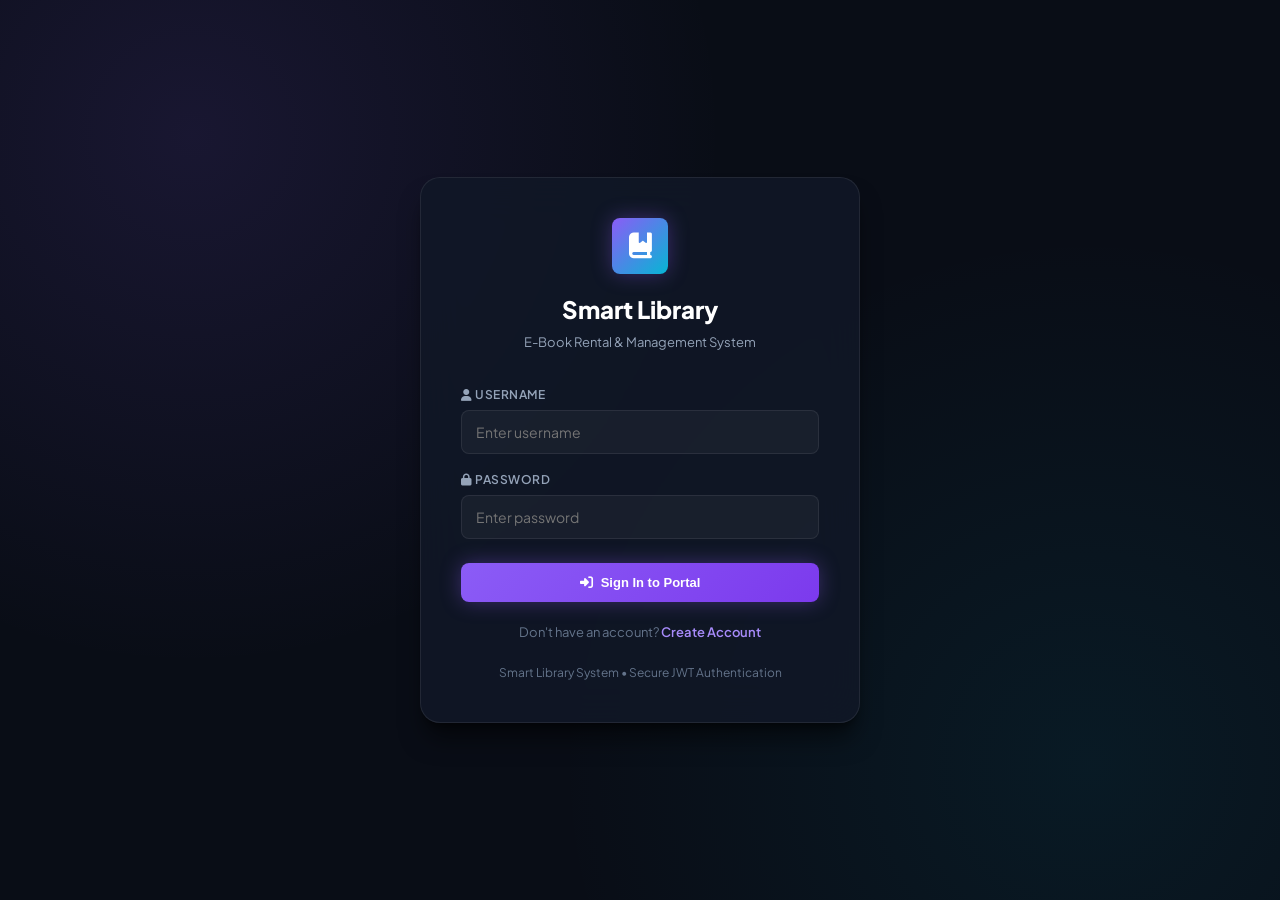
<file: index.html>
<!DOCTYPE html>
<html lang="en">
<head>
  <meta charset="UTF-8">
  <meta name="viewport" content="width=device-width, initial-scale=1.0">
  <title>Smart Library System - Analytics Dashboard</title>
  <link rel="stylesheet" href="styles.css">
  <link rel="stylesheet" href="https://cdnjs.cloudflare.com/ajax/libs/font-awesome/6.5.1/css/all.min.css">
  <script src="https://code.jquery.com/jquery-3.7.1.min.js"></script>
</head>
<body>
  <div class="app-container">
    
    <aside class="sidebar">
      <div class="sidebar-header">
        <div class="brand-logo">
          <i class="fa-solid fa-book-bookmark"></i>
        </div>
        <div class="brand-text">
          <h2>Smart Library</h2>
          <span>E-BOOK SYSTEM</span>
        </div>
      </div>

      <ul class="sidebar-menu">
        <li class="sidebar-label">Navigation</li>
        <li>
          <a href="index.html" class="nav-link active">
            <i class="fa-solid fa-chart-pie"></i>
            <span>Dashboard</span>
          </a>
        </li>
        <li>
          <a href="books.html" class="nav-link">
            <i class="fa-solid fa-book"></i>
            <span>Book Catalog</span>
          </a>
        </li>
        <li>
          <a href="rentals.html" class="nav-link">
            <i class="fa-solid fa-hand-holding-hand"></i>
            <span>Rentals & Returns</span>
          </a>
        </li>
        <li>
          <a href="fines.html" class="nav-link">
            <i class="fa-solid fa-file-invoice-dollar"></i>
            <span>Fine Management</span>
          </a>
        </li>

        <li class="sidebar-label">Administration</li>
        <li>
          <a href="users.html" class="nav-link">
            <i class="fa-solid fa-users-gear"></i>
            <span>User Accounts</span>
          </a>
        </li>
        <li>
          <a href="#" onclick="handleLogout()" class="nav-link" style="color: var(--accent-rose);">
            <i class="fa-solid fa-arrow-right-from-bracket"></i>
            <span>Sign Out</span>
          </a>
        </li>
      </ul>

      <div class="sidebar-user">
        <div class="user-avatar" id="user-avatar-badge">US</div>
        <div class="user-info">
          <h4 id="user-display-name">Active User</h4>
          <p id="user-display-id">ID: #--</p>
        </div>
      </div>
    </aside>

    <main class="main-wrapper">
      
      <header class="header">
        <div class="header-title">
          <h1>System Overview & Analytics</h1>
          <p>Real-time Smart Library Management Performance Metrics</p>
        </div>

        <div class="header-actions">
          <form action="books.html" method="GET" class="search-box">
            <i class="fa-solid fa-magnifying-glass"></i>
            <input type="text" name="query" placeholder="Search catalog by title/author...">
          </form>

          <a href="books.html" class="btn btn-primary btn-sm">
            <i class="fa-solid fa-plus"></i> Add Book
          </a>
        </div>
      </header>

      <div class="content-body">
        
        <div class="metrics-grid">
          
          <div class="metric-card" style="--card-accent: var(--primary);">
            <div class="metric-info">
              <h3 id="stat-total-books">0</h3>
              <p>Total Cataloged Books</p>
            </div>
            <div class="metric-icon" style="background: rgba(139, 92, 246, 0.2); color: var(--primary-light);">
              <i class="fa-solid fa-book-open"></i>
            </div>
          </div>

          <div class="metric-card" style="--card-accent: var(--accent-cyan);">
            <div class="metric-info">
              <h3 id="stat-active-rentals">0</h3>
              <p>Active Rental Issues</p>
            </div>
            <div class="metric-icon" style="background: rgba(6, 182, 212, 0.2); color: var(--accent-cyan);">
              <i class="fa-solid fa-arrows-rotate"></i>
            </div>
          </div>

          <div class="metric-card" style="--card-accent: var(--accent-amber);">
            <div class="metric-info">
              <h3 id="stat-unpaid-fines">0</h3>
              <p>Pending Unpaid Fines</p>
            </div>
            <div class="metric-icon" style="background: rgba(245, 158, 11, 0.2); color: var(--accent-amber);">
              <i class="fa-solid fa-triangle-exclamation"></i>
            </div>
          </div>

          <div class="metric-card" style="--card-accent: var(--accent-emerald);">
            <div class="metric-info">
              <h3 id="stat-total-users">0</h3>
              <p>Registered Members</p>
            </div>
            <div class="metric-icon" style="background: rgba(16, 185, 129, 0.2); color: var(--accent-emerald);">
              <i class="fa-solid fa-users"></i>
            </div>
          </div>

        </div>

        <div class="card-box">
          <div class="card-header">
            <h2><i class="fa-solid fa-bolt"></i> Quick Operations</h2>
          </div>
          <div style="display: flex; gap: 14px; flex-wrap: wrap;">
            <a href="books.html" class="btn btn-secondary">
              <i class="fa-solid fa-plus-circle" style="color: var(--primary-light);"></i> Add New Book
            </a>
            <a href="rentals.html" class="btn btn-secondary">
              <i class="fa-solid fa-cart-plus" style="color: var(--accent-cyan);"></i> Issue Book Rental
            </a>
            <a href="fines.html" class="btn btn-secondary">
              <i class="fa-solid fa-hand-holding-dollar" style="color: var(--accent-amber);"></i> Process Fine Payment
            </a>
            <a href="users.html" class="btn btn-secondary">
              <i class="fa-solid fa-user-plus" style="color: var(--accent-emerald);"></i> Register System User
            </a>
          </div>
        </div>

        <div class="card-box">
          <div class="card-header">
            <h2><i class="fa-solid fa-clock-rotate-left"></i> Recent Rental Activities</h2>
            <a href="rentals.html" class="btn btn-secondary btn-sm">View All Rentals</a>
          </div>

          <div class="table-responsive">
            <table class="custom-table" id="recent-rentals-table">
              <thead>
                <tr>
                  <th>Rental ID</th>
                  <th>User Details</th>
                  <th>Book Details</th>
                  <th>Borrow Date</th>
                  <th>Due Date</th>
                  <th>Return Date</th>
                  <th>Status</th>
                </tr>
              </thead>
              <tbody id="recent-rentals-tbody">
                <tr>
                  <td colspan="7" style="text-align: center; color: var(--text-dim);">Loading rental activity...</td>
                </tr>
              </tbody>
            </table>
          </div>
        </div>

      </div>
    </main>

  </div>

  <script src="JS/CommonNav.js"></script>
  <script src="JS/Dashboard.js"></script>
</body>
</html>
</file>
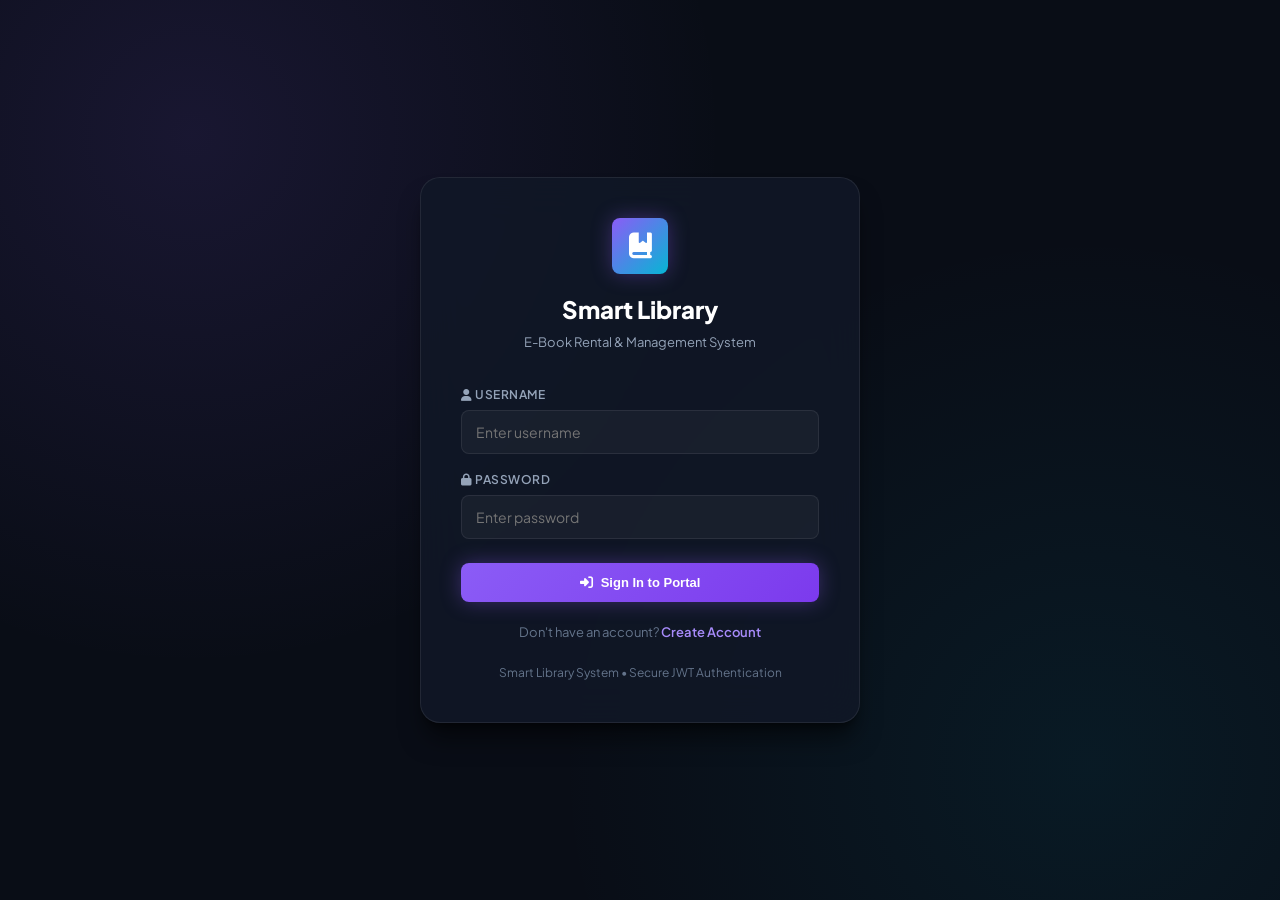
<file: books.html>
<!DOCTYPE html>
<html lang="en">
<head>
  <meta charset="UTF-8">
  <meta name="viewport" content="width=device-width, initial-scale=1.0">
  <title>Smart Library System - Book Catalog</title>
  <link rel="stylesheet" href="styles.css">
  <link rel="stylesheet" href="https://cdnjs.cloudflare.com/ajax/libs/font-awesome/6.5.1/css/all.min.css">
  <script src="https://code.jquery.com/jquery-3.7.1.min.js"></script>
</head>
<body>
  <div class="app-container">
    
    <aside class="sidebar">
      <div class="sidebar-header">
        <div class="brand-logo">
          <i class="fa-solid fa-book-bookmark"></i>
        </div>
        <div class="brand-text">
          <h2>Smart Library</h2>
          <span>E-BOOK SYSTEM</span>
        </div>
      </div>

      <ul class="sidebar-menu">
        <li class="sidebar-label">Navigation</li>
        <li>
          <a href="index.html" class="nav-link">
            <i class="fa-solid fa-chart-pie"></i>
            <span>Dashboard</span>
          </a>
        </li>
        <li>
          <a href="books.html" class="nav-link active">
            <i class="fa-solid fa-book"></i>
            <span>Book Catalog</span>
          </a>
        </li>
        <li>
          <a href="rentals.html" class="nav-link">
            <i class="fa-solid fa-hand-holding-hand"></i>
            <span>Rentals & Returns</span>
          </a>
        </li>
        <li>
          <a href="fines.html" class="nav-link">
            <i class="fa-solid fa-file-invoice-dollar"></i>
            <span>Fine Management</span>
          </a>
        </li>

        <li class="sidebar-label">Administration</li>
        <li>
          <a href="users.html" class="nav-link">
            <i class="fa-solid fa-users-gear"></i>
            <span>User Accounts</span>
          </a>
        </li>
        <li>
          <a href="#" onclick="handleLogout()" class="nav-link" style="color: var(--accent-rose);">
            <i class="fa-solid fa-arrow-right-from-bracket"></i>
            <span>Sign Out</span>
          </a>
        </li>
      </ul>

      <div class="sidebar-user">
        <div class="user-avatar" id="user-avatar-badge">US</div>
        <div class="user-info">
          <h4 id="user-display-name">Active User</h4>
          <p id="user-display-id">ID: #--</p>
        </div>
      </div>
    </aside>

    <main class="main-wrapper">
      
      <header class="header">
        <div class="header-title">
          <h1>Book Catalog & Inventory</h1>
          <p>Manage E-Books, Stock Copies, and Statuses/p>
        </div>

        <div class="header-actions">
          <button class="btn btn-primary" onclick="openAddBookModal()">
            <i class="fa-solid fa-plus"></i> Add New Book
          </button>
        </div>
      </header>

      <div class="content-body">
        
        <div class="card-box" style="padding: 16px 24px; margin-bottom: 24px;">
          <form onsubmit="searchBooks(); return false;" style="display: flex; gap: 16px; align-items: center; width: 100%;">
            <div class="search-box" style="flex: 1;">
              <i class="fa-solid fa-magnifying-glass"></i>
              <input type="text" id="search-query" placeholder="Search by book title, author, or ISBN...">
            </div>

            <button type="submit" class="btn btn-secondary">
              <i class="fa-solid fa-filter"></i> Search Catalog
            </button>
            <button type="button" class="btn btn-secondary" onclick="loadBooks(); $('#search-query').val('');">
              <i class="fa-solid fa-arrows-rotate"></i> Reset
            </button>
          </form>
        </div>

        <div class="card-box">
          <div class="card-header">
            <h2><i class="fa-solid fa-book"></i> Catalog Books List</h2>
            <button class="btn btn-secondary btn-sm" onclick="loadBooks()"><i class="fa-solid fa-sync"></i> Refresh List</button>
          </div>

          <div class="table-responsive">
            <table class="custom-table" id="bookTable">
              <thead>
                <tr>
                  <th>ID</th>
                  <th>Book Title</th>
                  <th>Author</th>
                  <th>ISBN</th>
                  <th>Category</th>
                  <th>Total Copies</th>
                  <th>Available Copies</th>
                  <th>File Path</th>
                  <th>Status</th>
                  <th>Actions</th>
                </tr>
              </thead>
              <tbody id="books-tbody">
                <tr>
                  <td colspan="10" style="text-align: center; color: var(--text-dim);">Loading books catalog...</td>
                </tr>
              </tbody>
            </table>
          </div>
        </div>

      </div>
    </main>
  </div>

  <div class="modal-overlay" id="modal-add-book">
    <div class="modal-card">
      <div class="modal-header">
        <h3><i class="fa-solid fa-plus-circle" style="color: var(--primary-light);"></i> Add New Book</h3>
        <button class="modal-close" onclick="closeModal('modal-add-book')">&times;</button>
      </div>

      <form id="form-add-book" onsubmit="saveBookDetails(); return false;">
        <div class="form-grid">
          <div class="form-group full-width">
            <label for="book-title">Book Title</label>
            <input type="text" id="book-title" class="form-control" placeholder="Enter book title" required>
          </div>

          <div class="form-group">
            <label for="book-author">Author</label>
            <input type="text" id="book-author" class="form-control" placeholder="Author name" required>
          </div>

          <div class="form-group">
            <label for="book-isbn">ISBN Number</label>
            <input type="text" id="book-isbn" class="form-control" placeholder="e.g. 978-0132350884" required>
          </div>

          <div class="form-group">
            <label for="book-category">Category</label>
            <input type="text" id="book-category" class="form-control" placeholder="e.g. Software Engineering" required>
          </div>

          <div class="form-group">
            <label for="book-totalCopies">Total Copies</label>
            <input type="number" id="book-totalCopies" class="form-control" min="1" value="1" required>
          </div>

          <div class="form-group">
            <label for="book-availableCopies">Available Copies</label>
            <input type="number" id="book-availableCopies" class="form-control" min="0" value="1" required>
          </div>

          <div class="form-group">
            <label for="book-status">Status</label>
            <select id="book-status" class="form-control" required>
              <option value="AVAILABLE">AVAILABLE</option>
              <option value="NOT_AVAILABLE">NOT_AVAILABLE</option>
              <option value="DELETED">DELETED</option>
            </select>
          </div>

          <div class="form-group full-width">
            <label for="book-filePath">E-Book File Path / Download URL</label>
            <input type="text" id="book-filePath" class="form-control" placeholder="/uploads/ebooks/filename.pdf">
          </div>
        </div>

        <div class="modal-footer">
          <button type="button" class="btn btn-secondary" onclick="closeModal('modal-add-book')">Cancel</button>
          <button type="submit" class="btn btn-primary"><i class="fa-solid fa-floppy-disk"></i> Save Book</button>
        </div>
      </form>
    </div>
  </div>

  <div class="modal-overlay" id="modal-edit-book">
    <div class="modal-card">
      <div class="modal-header">
        <h3><i class="fa-solid fa-pen-to-square" style="color: var(--accent-cyan);"></i> Update Book</h3>
        <button class="modal-close" onclick="closeModal('modal-edit-book')">&times;</button>
      </div>

      <form id="form-edit-book" onsubmit="updateBookDetails(); return false;">
        <div class="form-grid">
          <div class="form-group">
            <label for="edit-book-id">Book ID</label>
            <input type="number" id="edit-book-id" class="form-control" readonly required>
          </div>

          <div class="form-group">
            <label for="edit-book-status">Status</label>
            <select id="edit-book-status" class="form-control" required>
              <option value="AVAILABLE">AVAILABLE</option>
              <option value="NOT_AVAILABLE">NOT_AVAILABLE</option>
              <option value="DELETED">DELETED</option>
            </select>
          </div>

          <div class="form-group full-width">
            <label for="edit-book-title">Book Title</label>
            <input type="text" id="edit-book-title" class="form-control" required>
          </div>

          <div class="form-group">
            <label for="edit-book-author">Author</label>
            <input type="text" id="edit-book-author" class="form-control" required>
          </div>

          <div class="form-group">
            <label for="edit-book-isbn">ISBN Number</label>
            <input type="text" id="edit-book-isbn" class="form-control" required>
          </div>

          <div class="form-group">
            <label for="edit-book-category">Category</label>
            <input type="text" id="edit-book-category" class="form-control" required>
          </div>

          <div class="form-group">
            <label for="edit-book-total">Total Copies</label>
            <input type="number" id="edit-book-total" class="form-control" required>
          </div>

          <div class="form-group">
            <label for="edit-book-avail">Available Copies</label>
            <input type="number" id="edit-book-avail" class="form-control" required>
          </div>

          <div class="form-group full-width">
            <label for="edit-book-file">File Path</label>
            <input type="text" id="edit-book-file" class="form-control">
          </div>
        </div>

        <div class="modal-footer">
          <button type="button" class="btn btn-secondary" onclick="closeModal('modal-edit-book')">Cancel</button>
          <button type="submit" class="btn btn-primary"><i class="fa-solid fa-floppy-disk"></i> Update Book</button>
        </div>
      </form>
    </div>
  </div>

  <script src="JS/CommonNav.js"></script>
  <script src="JS/Book.js"></script>
</body>
</html>
</file>
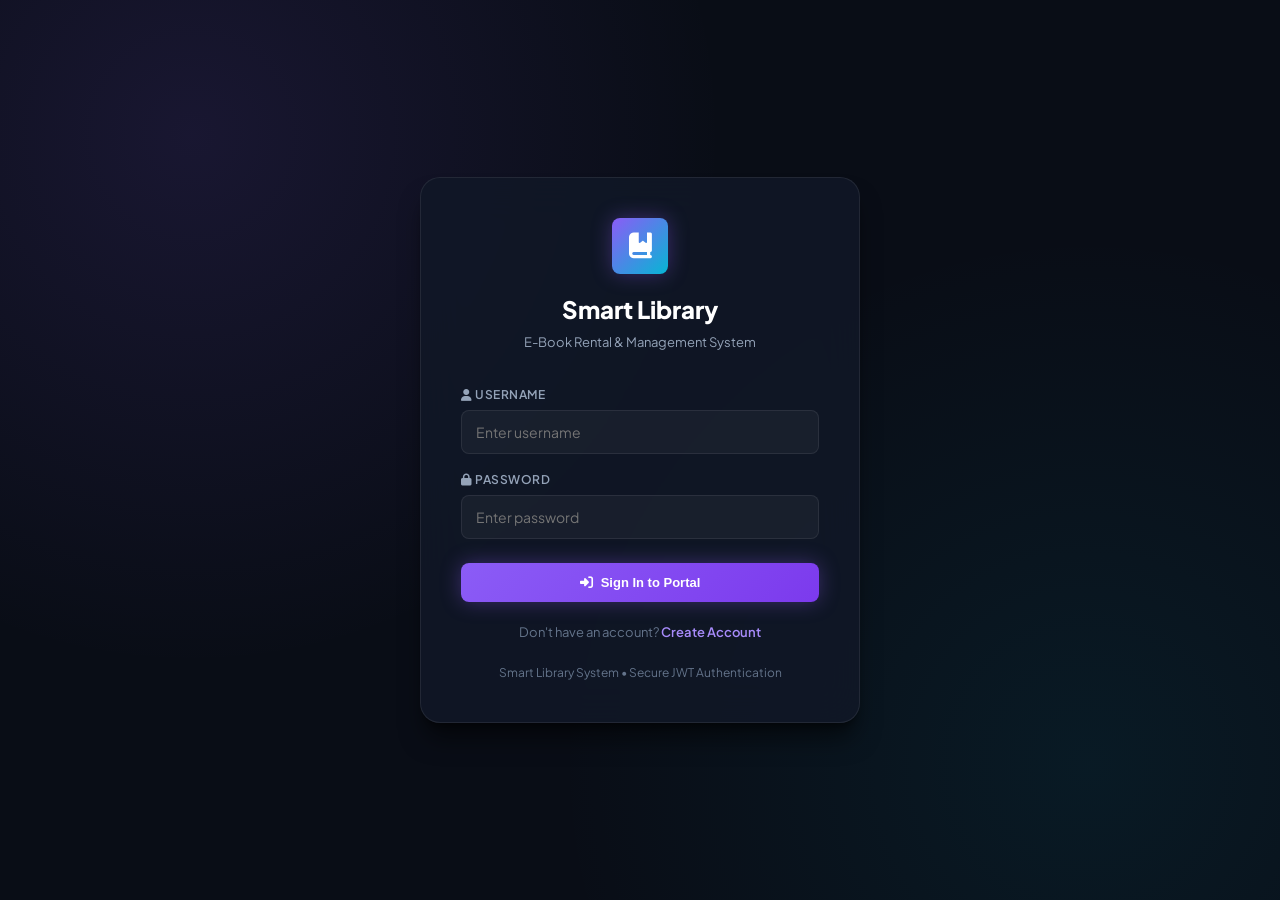
<file: fines.html>
<!DOCTYPE html>
<html lang="en">
<head>
  <meta charset="UTF-8">
  <meta name="viewport" content="width=device-width, initial-scale=1.0">
  <title>Smart Library System - Fine Management</title>
  <link rel="stylesheet" href="styles.css">
  <link rel="stylesheet" href="https://cdnjs.cloudflare.com/ajax/libs/font-awesome/6.5.1/css/all.min.css">
  <script src="https://code.jquery.com/jquery-3.7.1.min.js"></script>
</head>
<body>
  <div class="app-container">
    
    <aside class="sidebar">
      <div class="sidebar-header">
        <div class="brand-logo">
          <i class="fa-solid fa-book-bookmark"></i>
        </div>
        <div class="brand-text">
          <h2>Smart Library</h2>
          <span>E-BOOK SYSTEM</span>
        </div>
      </div>

      <ul class="sidebar-menu">
        <li class="sidebar-label">Navigation</li>
        <li>
          <a href="index.html" class="nav-link">
            <i class="fa-solid fa-chart-pie"></i>
            <span>Dashboard</span>
          </a>
        </li>
        <li>
          <a href="books.html" class="nav-link">
            <i class="fa-solid fa-book"></i>
            <span>Book Catalog</span>
          </a>
        </li>
        <li>
          <a href="rentals.html" class="nav-link">
            <i class="fa-solid fa-hand-holding-hand"></i>
            <span>Rentals & Returns</span>
          </a>
        </li>
        <li>
          <a href="fines.html" class="nav-link active">
            <i class="fa-solid fa-file-invoice-dollar"></i>
            <span>Fine Management</span>
          </a>
        </li>

        <li class="sidebar-label">Administration</li>
        <li>
          <a href="users.html" class="nav-link">
            <i class="fa-solid fa-users-gear"></i>
            <span>User Accounts</span>
          </a>
        </li>
        <li>
          <a href="#" onclick="handleLogout()" class="nav-link" style="color: var(--accent-rose);">
            <i class="fa-solid fa-arrow-right-from-bracket"></i>
            <span>Sign Out</span>
          </a>
        </li>
      </ul>

      <div class="sidebar-user">
        <div class="user-avatar" id="user-avatar-badge">US</div>
        <div class="user-info">
          <h4 id="user-display-name">Active User</h4>
          <p id="user-display-id">ID: #--</p>
        </div>
      </div>
    </aside>

    <main class="main-wrapper">
      
      <header class="header">
        <div class="header-title">
          <h1>Overdue Fines & Penalty Management</h1>
          <p>Track Overdue Fines and Process Payments</p>
        </div>

        <div class="header-actions">
          <button class="btn btn-primary" onclick="openCreateFineModal()">
            <i class="fa-solid fa-plus-circle"></i> Create Fine Record
          </button>
        </div>
      </header>

      <div class="content-body">
        
        <div class="card-box" style="padding: 16px 24px; margin-bottom: 24px;">
          <form onsubmit="searchFineByRental(); return false;" style="display: flex; gap: 16px; align-items: center; width: 100%;">
            <div class="search-box" style="flex: 1;">
              <i class="fa-solid fa-receipt"></i>
              <input type="number" id="search-rental-id" placeholder="Search fine record by Rental ID...">
            </div>

            <button type="submit" class="btn btn-secondary">
              <i class="fa-solid fa-magnifying-glass"></i> Lookup Fine
            </button>
            <button type="button" class="btn btn-secondary" onclick="loadFines(); $('#search-rental-id').val('');">
              <i class="fa-solid fa-arrows-rotate"></i> Reset
            </button>
          </form>
        </div>

        <div class="card-box">
          <div class="card-header">
            <h2><i class="fa-solid fa-file-invoice-dollar"></i> Fines Register</h2>
            <button class="btn btn-secondary btn-sm" onclick="loadFines()"><i class="fa-solid fa-sync"></i> Refresh List</button>
          </div>

          <div class="table-responsive">
            <table class="custom-table">
              <thead>
                <tr>
                  <th>Fine ID</th>
                  <th>Rental ID</th>
                  <th>Penalty Amount</th>
                  <th>Fine Status</th>
                  <th>Actions</th>
                </tr>
              </thead>
              <tbody id="fines-tbody">
                <tr>
                  <td colspan="5" style="text-align: center; color: var(--text-dim);">Loading fine records...</td>
                </tr>
              </tbody>
            </table>
          </div>
        </div>

      </div>
    </main>
  </div>

  <div class="modal-overlay" id="modal-create-fine">
    <div class="modal-card">
      <div class="modal-header">
        <h3><i class="fa-solid fa-plus-circle" style="color: var(--accent-amber);"></i> Create Fine</h3>
        <button class="modal-close" onclick="closeModal('modal-create-fine')">&times;</button>
      </div>

      <form id="form-create-fine" onsubmit="saveFineDetails(); return false;">
        <div class="form-grid">
          <div class="form-group">
            <label for="fine-rentalId">Rental ID</label>
            <input type="number" id="fine-rentalId" class="form-control" placeholder="Enter Rental ID" required>
          </div>

          <div class="form-group">
            <label for="fine-amount">Fine Amount</label>
            <input type="number" step="0.01" id="fine-amount" class="form-control" placeholder="0.00" required>
          </div>

          <div class="form-group full-width">
            <label for="fine-status">Fine Status</label>
            <select id="fine-status" class="form-control" required>
              <option value="UNPAID">UNPAID</option>
              <option value="PAID">PAID</option>
              <option value="DELETED">DELETED</option>
            </select>
          </div>
        </div>

        <div class="modal-footer">
          <button type="button" class="btn btn-secondary" onclick="closeModal('modal-create-fine')">Cancel</button>
          <button type="submit" class="btn btn-primary"><i class="fa-solid fa-floppy-disk"></i> Issue Fine</button>
        </div>
      </form>
    </div>
  </div>

  <script src="JS/CommonNav.js"></script>
  <script src="JS/Fine.js"></script>
</body>
</html>
</file>
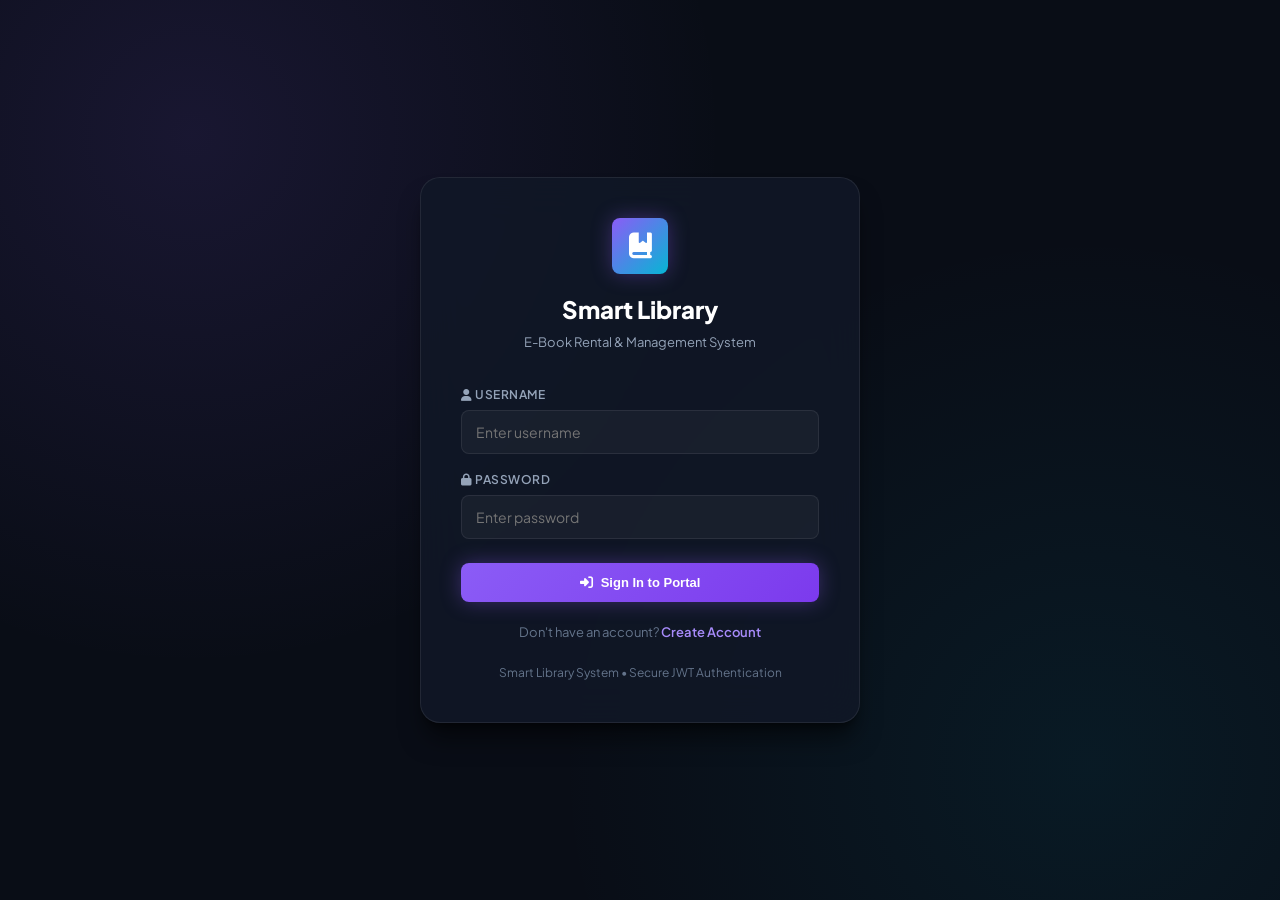
<file: login.html>
<!DOCTYPE html>
<html lang="en">
<head>
  <meta charset="UTF-8">
  <meta name="viewport" content="width=device-width, initial-scale=1.0">
  <title>Smart Library System - Portal Authentication</title>
  <link rel="stylesheet" href="styles.css">
  <link rel="stylesheet" href="https://cdnjs.cloudflare.com/ajax/libs/font-awesome/6.5.1/css/all.min.css">
  <script src="https://code.jquery.com/jquery-3.7.1.min.js"></script>
</head>
<body>
  <div class="auth-wrapper">
    <div class="auth-card">
      
      <div class="auth-brand">
        <div class="brand-logo">
          <i class="fa-solid fa-book-bookmark"></i>
        </div>
        <h2>Smart Library</h2>
        <p>E-Book Rental & Management System</p>
      </div>

      <form id="form-login" onsubmit="handleLogin(); return false;">
        <div class="form-group" style="margin-bottom: 16px;">
          <label for="userName"><i class="fa-solid fa-user"></i> Username</label>
          <input type="text" id="userName" name="username" class="form-control" placeholder="Enter username" required>
        </div>

        <div class="form-group" style="margin-bottom: 24px;">
          <label for="password"><i class="fa-solid fa-lock"></i> Password</label>
          <input type="password" id="password" name="password" class="form-control" placeholder="Enter password" required>
        </div>

        <button type="submit" class="btn btn-primary" style="width: 100%; justify-content: center; padding: 12px;">
          <i class="fa-solid fa-right-to-bracket"></i> Sign In to Portal
        </button>
      </form>

      <div style="text-align: center; margin-top: 20px; font-size: 13px;">
        <span style="color: var(--text-dim);">Don't have an account? </span>
        <a href="signup.html" style="color: var(--primary-light); font-weight: 600; text-decoration: none;">Create Account</a>
      </div>

      <div style="text-align: center; margin-top: 20px; font-size: 12px; color: var(--text-dim);">
        Smart Library System &bull; Secure JWT Authentication
      </div>

    </div>
  </div>

  <script src="JS/CommonNav.js"></script>
  <script src="JS/Login.js"></script>
</body>
</html>
</file>
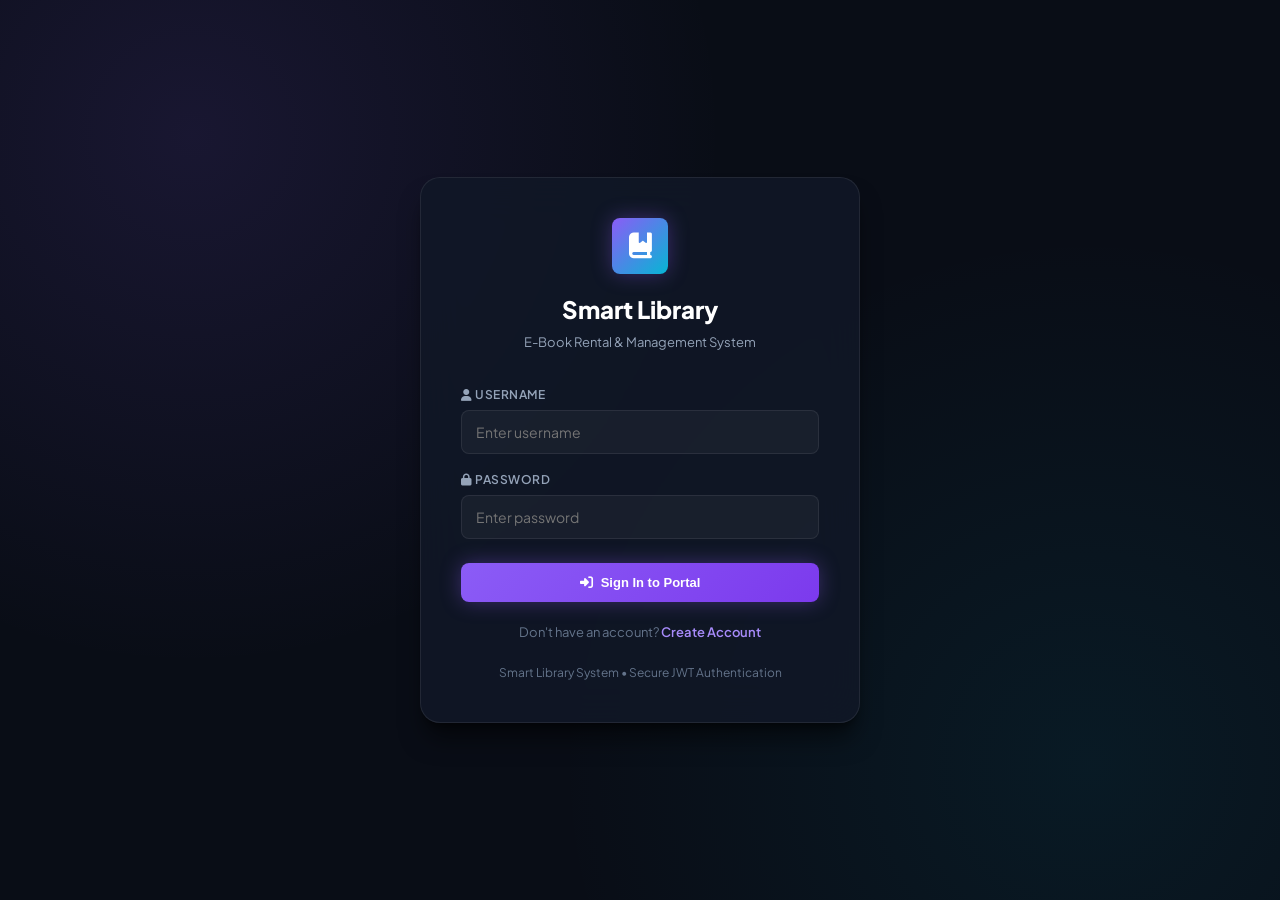
<file: rentals.html>
<!DOCTYPE html>
<html lang="en">
<head>
  <meta charset="UTF-8">
  <meta name="viewport" content="width=device-width, initial-scale=1.0">
  <title>Smart Library System - Rental & Issue Management</title>
  <link rel="stylesheet" href="styles.css">
  <link rel="stylesheet" href="https://cdnjs.cloudflare.com/ajax/libs/font-awesome/6.5.1/css/all.min.css">
  <script src="https://code.jquery.com/jquery-3.7.1.min.js"></script>
</head>
<body>
  <div class="app-container">
    
    <aside class="sidebar">
      <div class="sidebar-header">
        <div class="brand-logo">
          <i class="fa-solid fa-book-bookmark"></i>
        </div>
        <div class="brand-text">
          <h2>Smart Library</h2>
          <span>E-BOOK SYSTEM</span>
        </div>
      </div>

      <ul class="sidebar-menu">
        <li class="sidebar-label">Navigation</li>
        <li>
          <a href="index.html" class="nav-link">
            <i class="fa-solid fa-chart-pie"></i>
            <span>Dashboard</span>
          </a>
        </li>
        <li>
          <a href="books.html" class="nav-link">
            <i class="fa-solid fa-book"></i>
            <span>Book Catalog</span>
          </a>
        </li>
        <li>
          <a href="rentals.html" class="nav-link active">
            <i class="fa-solid fa-hand-holding-hand"></i>
            <span>Rentals & Returns</span>
          </a>
        </li>
        <li>
          <a href="fines.html" class="nav-link">
            <i class="fa-solid fa-file-invoice-dollar"></i>
            <span>Fine Management</span>
          </a>
        </li>

        <li class="sidebar-label">Administration</li>
        <li>
          <a href="users.html" class="nav-link">
            <i class="fa-solid fa-users-gear"></i>
            <span>User Accounts</span>
          </a>
        </li>
        <li>
          <a href="#" onclick="handleLogout()" class="nav-link" style="color: var(--accent-rose);">
            <i class="fa-solid fa-arrow-right-from-bracket"></i>
            <span>Sign Out</span>
          </a>
        </li>
      </ul>

      <div class="sidebar-user">
        <div class="user-avatar" id="user-avatar-badge">US</div>
        <div class="user-info">
          <h4 id="user-display-name">Active User</h4>
          <p id="user-display-id">ID: #--</p>
        </div>
      </div>
    </aside>

    <main class="main-wrapper">
      
      <header class="header">
        <div class="header-title">
          <h1>Rental & Issue Operations</h1>
          <p>Issue E-Books, Approve Requests, Process Returns</p>
        </div>

        <div class="header-actions">
          <button class="btn btn-primary" onclick="openCreateRentalModal()">
            <i class="fa-solid fa-cart-plus"></i> Issue New Rental
          </button>
        </div>
      </header>

      <div class="content-body">
        
        <div class="card-box" style="padding: 16px 24px; margin-bottom: 24px;">
          <form onsubmit="searchUserRentals(); return false;" style="display: flex; gap: 16px; align-items: center; width: 100%;">
            <div class="search-box" style="flex: 1;">
              <i class="fa-solid fa-user"></i>
              <input type="number" id="search-user-id" placeholder="Enter User ID to lookup user rentals...">
            </div>

            <button type="submit" class="btn btn-secondary">
              <i class="fa-solid fa-magnifying-glass"></i> Find User Rentals
            </button>
            <button type="button" class="btn btn-secondary" onclick="loadRentals(); $('#search-user-id').val('');">
              <i class="fa-solid fa-arrows-rotate"></i> Reset
            </button>
          </form>
        </div>

        <div class="card-box">
          <div class="card-header">
            <h2><i class="fa-solid fa-hand-holding-hand"></i> All Rental Records</h2>
            <button class="btn btn-secondary btn-sm" onclick="loadRentals()"><i class="fa-solid fa-sync"></i> Refresh List</button>
          </div>

          <div class="table-responsive">
            <table class="custom-table">
              <thead>
                <tr>
                  <th>Rental ID</th>
                  <th>User Details</th>
                  <th>Book Details</th>
                  <th>Borrow Date</th>
                  <th>Due Date</th>
                  <th>Return Date</th>
                  <th>Rental Status</th>
                  <th>Actions</th>
                </tr>
              </thead>
              <tbody id="rentals-tbody">
                <tr>
                  <td colspan="8" style="text-align: center; color: var(--text-dim);">Loading rental records...</td>
                </tr>
              </tbody>
            </table>
          </div>
        </div>

      </div>
    </main>
  </div>

  <div class="modal-overlay" id="modal-create-rental">
    <div class="modal-card">
      <div class="modal-header">
        <h3><i class="fa-solid fa-cart-plus" style="color: var(--accent-cyan);"></i> Create Rental Issue</h3>
        <button class="modal-close" onclick="closeModal('modal-create-rental')">&times;</button>
      </div>

      <form id="form-create-rental" onsubmit="saveRentalDetails(); return false;">
        <div class="form-grid">
          <div class="form-group">
            <label for="rent-userId">User ID</label>
            <input type="number" id="rent-userId" class="form-control" placeholder="Enter User ID" required>
          </div>

          <div class="form-group">
            <label for="rent-username">Username</label>
            <input type="text" id="rent-username" class="form-control" placeholder="Member username">
          </div>

          <div class="form-group">
            <label for="rent-bookId">Book ID</label>
            <input type="number" id="rent-bookId" class="form-control" placeholder="Enter Book ID" required>
          </div>

          <div class="form-group">
            <label for="rent-bookTitle">Book Title</label>
            <input type="text" id="rent-bookTitle" class="form-control" placeholder="Book title">
          </div>

          <div class="form-group">
            <label for="rent-borrowDate">Borrow Date</label>
            <input type="datetime-local" id="rent-borrowDate" class="form-control" required>
          </div>

          <div class="form-group">
            <label for="rent-dueDate">Due Date</label>
            <input type="datetime-local" id="rent-dueDate" class="form-control" required>
          </div>

          <div class="form-group full-width">
            <label for="rent-status">Initial Status</label>
            <select id="rent-status" class="form-control" required>
              <option value="PENDING">PENDING</option>
              <option value="APPROVED">APPROVED</option>
            </select>
          </div>
        </div>

        <div class="modal-footer">
          <button type="button" class="btn btn-secondary" onclick="closeModal('modal-create-rental')">Cancel</button>
          <button type="submit" class="btn btn-primary"><i class="fa-solid fa-floppy-disk"></i> Issue Rental</button>
        </div>
      </form>
    </div>
  </div>

  <script src="JS/CommonNav.js"></script>
  <script src="JS/Rental.js"></script>
</body>
</html>
</file>
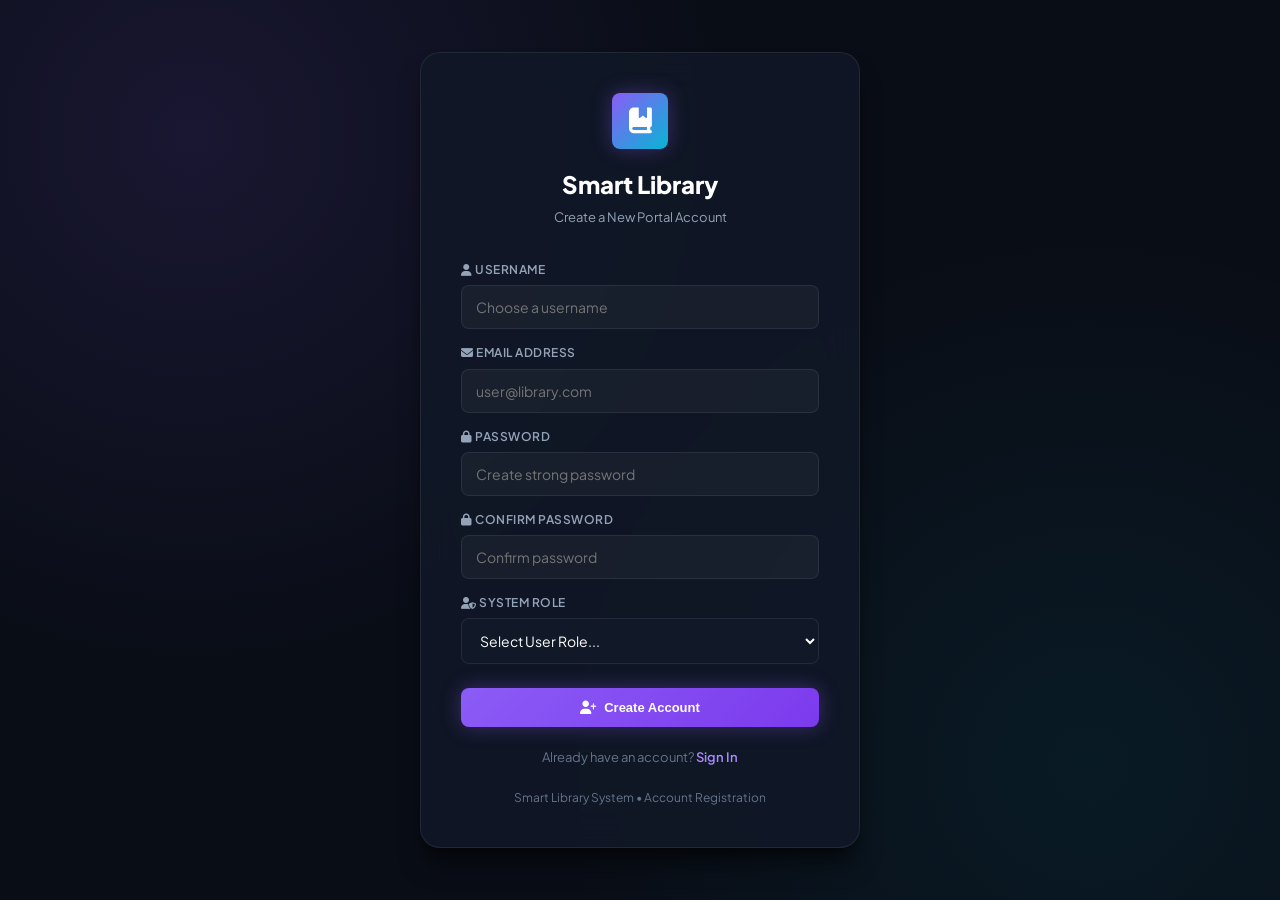
<file: signup.html>
<!DOCTYPE html>
<html lang="en">
<head>
  <meta charset="UTF-8">
  <meta name="viewport" content="width=device-width, initial-scale=1.0">
  <title>Smart Library System - Register Account</title>
  <link rel="stylesheet" href="styles.css">
  <link rel="stylesheet" href="https://cdnjs.cloudflare.com/ajax/libs/font-awesome/6.5.1/css/all.min.css">
  <script src="https://code.jquery.com/jquery-3.7.1.min.js"></script>
</head>
<body>
  <div class="auth-wrapper">
    <div class="auth-card">
      
      <div class="auth-brand">
        <div class="brand-logo">
          <i class="fa-solid fa-book-bookmark"></i>
        </div>
        <h2>Smart Library</h2>
        <p>Create a New Portal Account</p>
      </div>

      <form id="form-register" onsubmit="handleSignup(); return false;">
        <div class="form-group" style="margin-bottom: 14px;">
          <label for="username"><i class="fa-solid fa-user"></i> Username</label>
          <input type="text" id="username" name="username" class="form-control" placeholder="Choose a username" required>
        </div>

        <div class="form-group" style="margin-bottom: 14px;">
          <label for="email"><i class="fa-solid fa-envelope"></i> Email Address</label>
          <input type="email" id="email" name="email" class="form-control" placeholder="user@library.com" required>
        </div>

        <div class="form-group" style="margin-bottom: 14px;">
          <label for="password"><i class="fa-solid fa-lock"></i> Password</label>
          <input type="password" id="password" name="password" class="form-control" placeholder="Create strong password" required>
        </div>

        <div class="form-group" style="margin-bottom: 14px;">
          <label for="confirmPassword"><i class="fa-solid fa-lock"></i> Confirm Password</label>
          <input type="password" id="confirmPassword" name="confirmPassword" class="form-control" placeholder="Confirm password" required>
        </div>

        <div class="form-group" style="margin-bottom: 24px;">
          <label for="role"><i class="fa-solid fa-user-shield"></i> System Role</label>
          <select id="role" name="role" class="form-control" required>
            <option value="">Select User Role...</option>
            <option value="MEMBER">MEMBER</option>
            <option value="LIBRARIAN">LIBRARIAN</option>
            <option value="ADMIN">ADMIN</option>
          </select>
        </div>

        <button type="submit" class="btn btn-primary" style="width: 100%; justify-content: center; padding: 12px;">
          <i class="fa-solid fa-user-plus"></i> Create Account
        </button>
      </form>

      <div style="text-align: center; margin-top: 20px; font-size: 13px;">
        <span style="color: var(--text-dim);">Already have an account? </span>
        <a href="login.html" style="color: var(--primary-light); font-weight: 600; text-decoration: none;">Sign In</a>
      </div>

      <div style="text-align: center; margin-top: 20px; font-size: 12px; color: var(--text-dim);">
        Smart Library System &bull; Account Registration
      </div>

    </div>
  </div>

  <script src="JS/CommonNav.js"></script>
  <script src="JS/Signup.js"></script>
</body>
</html>
</file>
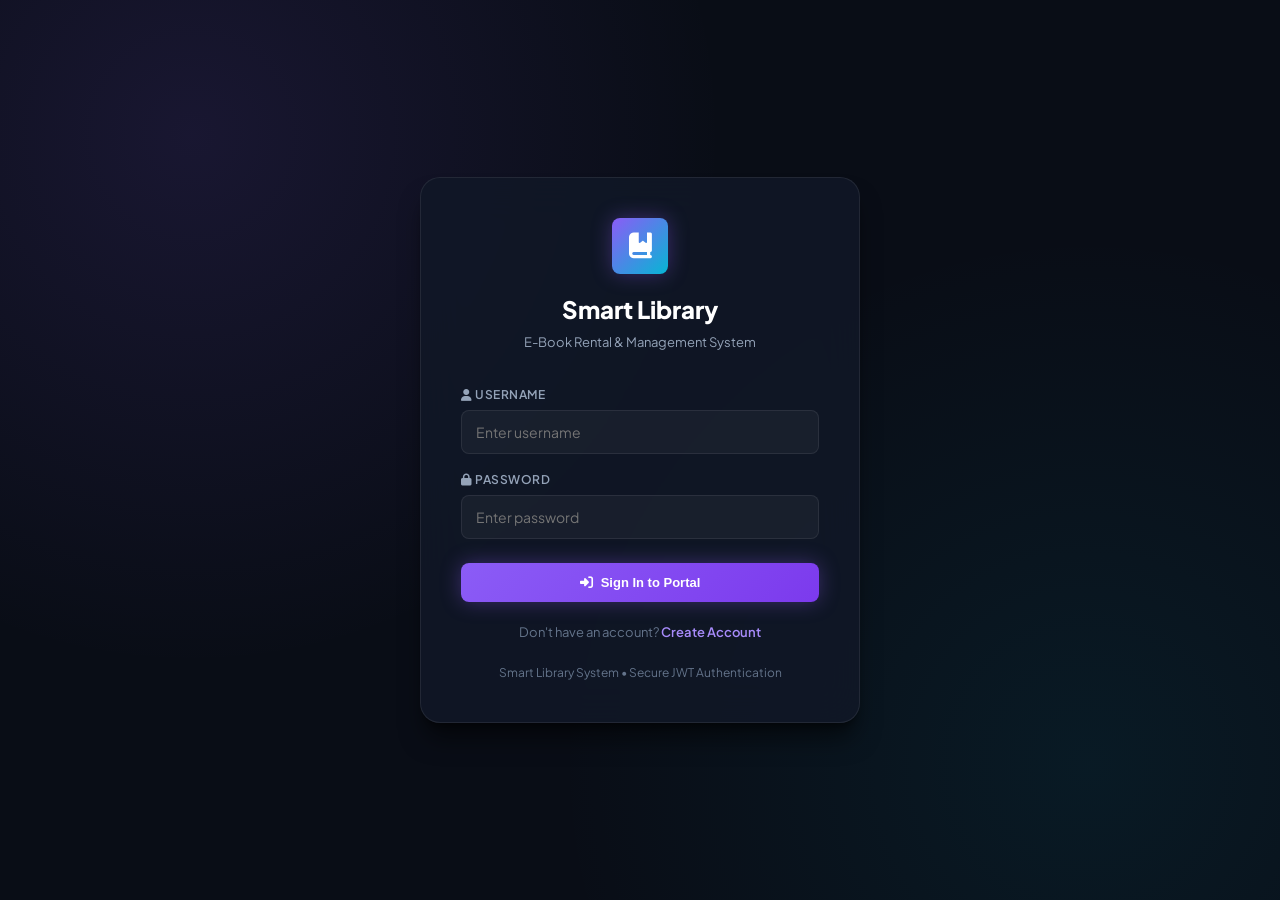
<file: users.html>
<!DOCTYPE html>
<html lang="en">
<head>
  <meta charset="UTF-8">
  <meta name="viewport" content="width=device-width, initial-scale=1.0">
  <title>Smart Library System - User Accounts</title>
  <link rel="stylesheet" href="styles.css">
  <link rel="stylesheet" href="https://cdnjs.cloudflare.com/ajax/libs/font-awesome/6.5.1/css/all.min.css">
  <script src="https://code.jquery.com/jquery-3.7.1.min.js"></script>
</head>
<body>
  <div class="app-container">
    
    <aside class="sidebar">
      <div class="sidebar-header">
        <div class="brand-logo">
          <i class="fa-solid fa-book-bookmark"></i>
        </div>
        <div class="brand-text">
          <h2>Smart Library</h2>
          <span>E-BOOK SYSTEM</span>
        </div>
      </div>

      <ul class="sidebar-menu">
        <li class="sidebar-label">Navigation</li>
        <li>
          <a href="index.html" class="nav-link">
            <i class="fa-solid fa-chart-pie"></i>
            <span>Dashboard</span>
          </a>
        </li>
        <li>
          <a href="books.html" class="nav-link">
            <i class="fa-solid fa-book"></i>
            <span>Book Catalog</span>
          </a>
        </li>
        <li>
          <a href="rentals.html" class="nav-link">
            <i class="fa-solid fa-hand-holding-hand"></i>
            <span>Rentals & Returns</span>
          </a>
        </li>
        <li>
          <a href="fines.html" class="nav-link">
            <i class="fa-solid fa-file-invoice-dollar"></i>
            <span>Fine Management</span>
          </a>
        </li>

        <li class="sidebar-label">Administration</li>
        <li>
          <a href="users.html" class="nav-link active">
            <i class="fa-solid fa-users-gear"></i>
            <span>User Accounts</span>
          </a>
        </li>
        <li>
          <a href="#" onclick="handleLogout()" class="nav-link" style="color: var(--accent-rose);">
            <i class="fa-solid fa-arrow-right-from-bracket"></i>
            <span>Sign Out</span>
          </a>
        </li>
      </ul>

      <div class="sidebar-user">
        <div class="user-avatar" id="user-avatar-badge">US</div>
        <div class="user-info">
          <h4 id="user-display-name">Active User</h4>
          <p id="user-display-id">ID: #--</p>
        </div>
      </div>
    </aside>

    <main class="main-wrapper">
      
      <header class="header">
        <div class="header-title">
          <h1>User Account Management</h1>
          <p>Manage User Accounts, Roles, and Access Privileges</p>
        </div>

        <div class="header-actions">
          <button class="btn btn-primary" onclick="openAddUserModal()">
            <i class="fa-solid fa-user-plus"></i> Create User Account
          </button>
        </div>
      </header>

      <div class="content-body">
        
        <div class="card-box" style="padding: 16px 24px; margin-bottom: 24px;">
          <form onsubmit="searchUserById(); return false;" style="display: flex; gap: 16px; align-items: center; width: 100%;">
            <div class="search-box" style="flex: 1;">
              <i class="fa-solid fa-id-card"></i>
              <input type="number" id="search-user-id" placeholder="Search user account by User ID...">
            </div>

            <button type="submit" class="btn btn-secondary">
              <i class="fa-solid fa-magnifying-glass"></i> Find User
            </button>
            <button type="button" class="btn btn-secondary" onclick="loadUsers(); $('#search-user-id').val('');">
              <i class="fa-solid fa-arrows-rotate"></i> Reset
            </button>
          </form>
        </div>

        <div class="card-box">
          <div class="card-header">
            <h2><i class="fa-solid fa-users"></i> Registered System Users</h2>
            <button class="btn btn-secondary btn-sm" onclick="loadUsers()"><i class="fa-solid fa-sync"></i> Refresh List</button>
          </div>

          <div class="table-responsive">
            <table class="custom-table">
              <thead>
                <tr>
                  <th>User ID</th>
                  <th>Username</th>
                  <th>Email Address</th>
                  <th>System Role</th>
                  <th>Account Status</th>
                  <th>Actions</th>
                </tr>
              </thead>
              <tbody id="users-tbody">
                <tr>
                  <td colspan="6" style="text-align: center; color: var(--text-dim);">Loading user accounts...</td>
                </tr>
              </tbody>
            </table>
          </div>
        </div>

      </div>
    </main>
  </div>

  <div class="modal-overlay" id="modal-add-user">
    <div class="modal-card">
      <div class="modal-header">
        <h3><i class="fa-solid fa-user-plus" style="color: var(--accent-emerald);"></i> Save New User</h3>
        <button class="modal-close" onclick="closeModal('modal-add-user')">&times;</button>
      </div>

      <form id="form-add-user" onsubmit="saveUserDetails(); return false;">
        <div class="form-grid">
          <div class="form-group full-width">
            <label for="user-username">Username</label>
            <input type="text" id="user-username" class="form-control" placeholder="Enter username" required>
          </div>

          <div class="form-group full-width">
            <label for="user-email">Email Address</label>
            <input type="email" id="user-email" class="form-control" placeholder="user@domain.com" required>
          </div>

          <div class="form-group full-width">
            <label for="user-password">Password</label>
            <input type="password" id="user-password" class="form-control" placeholder="Set user password" required>
          </div>

          <div class="form-group">
            <label for="user-role">Role</label>
            <select id="user-role" class="form-control" required>
              <option value="MEMBER">MEMBER</option>
              <option value="LIBRARIAN">LIBRARIAN</option>
              <option value="ADMIN">ADMIN</option>
            </select>
          </div>

          <div class="form-group">
            <label for="user-status">Status</label>
            <select id="user-status" class="form-control" required>
              <option value="ACTIVE">ACTIVE</option>
              <option value="INACTIVE">INACTIVE</option>
              <option value="DELETED">DELETED</option>
            </select>
          </div>
        </div>

        <div class="modal-footer">
          <button type="button" class="btn btn-secondary" onclick="closeModal('modal-add-user')">Cancel</button>
          <button type="submit" class="btn btn-primary"><i class="fa-solid fa-floppy-disk"></i> Save User</button>
        </div>
      </form>
    </div>
  </div>

  <div class="modal-overlay" id="modal-edit-user">
    <div class="modal-card">
      <div class="modal-header">
        <h3><i class="fa-solid fa-user-pen" style="color: var(--primary-light);"></i> Update User Account</h3>
        <button class="modal-close" onclick="closeModal('modal-edit-user')">&times;</button>
      </div>

      <form id="form-edit-user" onsubmit="updateUserDetails(); return false;">
        <div class="form-grid">
          <div class="form-group">
            <label for="edit-user-id">User ID</label>
            <input type="number" id="edit-user-id" class="form-control" readonly required>
          </div>

          <div class="form-group">
            <label for="edit-user-role">Role</label>
            <select id="edit-user-role" class="form-control" required>
              <option value="MEMBER">MEMBER</option>
              <option value="LIBRARIAN">LIBRARIAN</option>
              <option value="ADMIN">ADMIN</option>
            </select>
          </div>

          <div class="form-group full-width">
            <label for="edit-user-username">Username</label>
            <input type="text" id="edit-user-username" class="form-control" required>
          </div>

          <div class="form-group full-width">
            <label for="edit-user-email">Email</label>
            <input type="email" id="edit-user-email" class="form-control" required>
          </div>

          <div class="form-group full-width">
            <label for="edit-user-password">Password</label>
            <input type="password" id="edit-user-password" class="form-control" placeholder="Leave blank to keep existing">
          </div>

          <div class="form-group full-width">
            <label for="edit-user-status">Status</label>
            <select id="edit-user-status" class="form-control" required>
              <option value="ACTIVE">ACTIVE</option>
              <option value="INACTIVE">INACTIVE</option>
              <option value="DELETED">DELETED</option>
            </select>
          </div>
        </div>

        <div class="modal-footer">
          <button type="button" class="btn btn-secondary" onclick="closeModal('modal-edit-user')">Cancel</button>
          <button type="submit" class="btn btn-primary"><i class="fa-solid fa-floppy-disk"></i> Update User</button>
        </div>
      </form>
    </div>
  </div>

  <script src="JS/CommonNav.js"></script>
  <script src="JS/User.js"></script>
</body>
</html>
</file>
<file: styles.css>
@import url('https://fonts.googleapis.com/css2?family=Plus+Jakarta+Sans:wght@300;400;500;600;700;800&family=Inter:wght@300;400;500;600;700&display=swap');

:root {
  --bg-dark: #090d16;
  --bg-surface: #111827;
  --bg-card: rgba(17, 24, 39, 0.7);
  --bg-card-hover: rgba(30, 41, 59, 0.8);
  --bg-glass: rgba(255, 255, 255, 0.03);
  --border-color: rgba(255, 255, 255, 0.08);
  --border-color-glow: rgba(139, 92, 246, 0.4);

  --primary: #8b5cf6;
  --primary-light: #a78bfa;
  --primary-dark: #7c3aed;
  --accent-cyan: #06b6d4;
  --accent-emerald: #10b981;
  --accent-amber: #f59e0b;
  --accent-rose: #f43f5e;
  --accent-blue: #3b82f6;

  --text-main: #f8fafc;
  --text-muted: #94a3b8;
  --text-dim: #64748b;

  --glow-primary: 0 0 20px rgba(139, 92, 246, 0.35);
  --glow-cyan: 0 0 20px rgba(6, 182, 212, 0.35);
  --shadow-lg: 0 20px 25px -5px rgba(0, 0, 0, 0.5), 0 8px 10px -6px rgba(0, 0, 0, 0.5);

  --sidebar-width: 270px;
  --header-height: 72px;
  --radius-sm: 8px;
  --radius-md: 14px;
  --radius-lg: 20px;
  --transition: all 0.25s cubic-bezier(0.4, 0, 0.2, 1);
}

*, *::before, *::after {
  box-sizing: border-box;
  margin: 0;
  padding: 0;
}

body {
  font-family: 'Plus Jakarta Sans', 'Inter', sans-serif;
  background-color: var(--bg-dark);
  color: var(--text-main);
  line-height: 1.6;
  overflow-x: hidden;
  background-image: 
    radial-gradient(circle at 15% 15%, rgba(139, 92, 246, 0.12) 0%, transparent 40%),
    radial-gradient(circle at 85% 85%, rgba(6, 182, 212, 0.08) 0%, transparent 40%);
  min-height: 100vh;
}

/* App Container Layout */
.app-container {
  display: flex;
  min-height: 100vh;
}

/* Sidebar Styling */
.sidebar {
  width: var(--sidebar-width);
  background: rgba(15, 23, 42, 0.85);
  backdrop-filter: blur(16px);
  -webkit-backdrop-filter: blur(16px);
  border-right: 1px solid var(--border-color);
  display: flex;
  flex-direction: column;
  position: fixed;
  top: 0;
  bottom: 0;
  left: 0;
  z-index: 100;
  transition: var(--transition);
}

.sidebar-header {
  padding: 24px 20px;
  display: flex;
  align-items: center;
  gap: 12px;
  border-bottom: 1px solid var(--border-color);
}

.brand-logo {
  width: 42px;
  height: 42px;
  background: linear-gradient(135deg, var(--primary), var(--accent-cyan));
  border-radius: var(--radius-sm);
  display: flex;
  align-items: center;
  justify-content: center;
  font-size: 20px;
  color: #fff;
  box-shadow: var(--glow-primary);
}

.brand-text h2 {
  font-size: 18px;
  font-weight: 800;
  background: linear-gradient(135deg, #ffffff, #cbd5e1);
  -webkit-background-clip: text;
  -webkit-text-fill-color: transparent;
  letter-spacing: -0.5px;
}

.brand-text span {
  font-size: 11px;
  color: var(--primary-light);
  font-weight: 600;
  text-transform: uppercase;
  letter-spacing: 1px;
}

.sidebar-menu {
  list-style: none;
  padding: 20px 12px;
  display: flex;
  flex-direction: column;
  gap: 6px;
  flex: 1;
}

.sidebar-label {
  font-size: 11px;
  font-weight: 700;
  color: var(--text-dim);
  text-transform: uppercase;
  letter-spacing: 1.2px;
  padding: 12px 12px 6px 12px;
}

.nav-link {
  display: flex;
  align-items: center;
  gap: 14px;
  padding: 12px 16px;
  color: var(--text-muted);
  text-decoration: none;
  font-weight: 500;
  font-size: 14px;
  border-radius: var(--radius-sm);
  transition: var(--transition);
  position: relative;
}

.nav-link i {
  font-size: 18px;
  width: 22px;
  text-align: center;
  transition: var(--transition);
}

.nav-link:hover {
  color: #fff;
  background: rgba(255, 255, 255, 0.05);
}

.nav-link.active {
  color: #fff;
  background: linear-gradient(135deg, rgba(139, 92, 246, 0.25), rgba(6, 182, 212, 0.15));
  border: 1px solid var(--border-color-glow);
  box-shadow: var(--glow-primary);
}

.nav-link.active i {
  color: var(--primary-light);
}

.sidebar-user {
  padding: 16px 20px;
  border-top: 1px solid var(--border-color);
  display: flex;
  align-items: center;
  gap: 12px;
  background: rgba(0, 0, 0, 0.2);
}

.user-avatar {
  width: 40px;
  height: 40px;
  border-radius: 50%;
  background: linear-gradient(135deg, var(--accent-cyan), var(--primary));
  display: flex;
  align-items: center;
  justify-content: center;
  font-weight: 700;
  color: #fff;
  font-size: 14px;
}

.user-info h4 {
  font-size: 14px;
  font-weight: 600;
  color: var(--text-main);
}

.user-info p {
  font-size: 12px;
  color: var(--text-muted);
}

/* Main Content Area */
.main-wrapper {
  margin-left: var(--sidebar-width);
  flex: 1;
  display: flex;
  flex-direction: column;
  min-height: 100vh;
}

/* Top Header Bar */
.header {
  height: var(--header-height);
  background: rgba(15, 23, 42, 0.6);
  backdrop-filter: blur(12px);
  -webkit-backdrop-filter: blur(12px);
  border-bottom: 1px solid var(--border-color);
  display: flex;
  align-items: center;
  justify-content: space-between;
  padding: 0 32px;
  position: sticky;
  top: 0;
  z-index: 90;
}

.header-title h1 {
  font-size: 22px;
  font-weight: 700;
  color: #fff;
}

.header-title p {
  font-size: 12px;
  color: var(--text-muted);
}

.header-actions {
  display: flex;
  align-items: center;
  gap: 16px;
}

.search-box {
  position: relative;
  width: 280px;
}

.search-box input {
  width: 100%;
  padding: 10px 16px 10px 40px;
  background: rgba(255, 255, 255, 0.05);
  border: 1px solid var(--border-color);
  border-radius: var(--radius-sm);
  color: #fff;
  font-size: 13px;
  outline: none;
  transition: var(--transition);
}

.search-box input:focus {
  border-color: var(--primary);
  background: rgba(255, 255, 255, 0.08);
  box-shadow: var(--glow-primary);
}

.search-box i {
  position: absolute;
  left: 14px;
  top: 50%;
  transform: translateY(-50%);
  color: var(--text-dim);
  font-size: 14px;
}

/* Content Container */
.content-body {
  padding: 32px;
  flex: 1;
}

/* Dashboard Metric Cards Grid */
.metrics-grid {
  display: grid;
  grid-template-columns: repeat(auto-fit, minmax(240px, 1fr));
  gap: 20px;
  margin-bottom: 32px;
}

.metric-card {
  background: var(--bg-card);
  backdrop-filter: blur(12px);
  border: 1px solid var(--border-color);
  border-radius: var(--radius-md);
  padding: 24px;
  display: flex;
  align-items: center;
  justify-content: space-between;
  transition: var(--transition);
  position: relative;
  overflow: hidden;
}

.metric-card::before {
  content: '';
  position: absolute;
  top: 0;
  left: 0;
  width: 100%;
  height: 3px;
  background: linear-gradient(90deg, transparent, var(--card-accent, var(--primary)), transparent);
}

.metric-card:hover {
  transform: translateY(-4px);
  border-color: var(--border-color-glow);
  box-shadow: var(--shadow-lg);
}

.metric-info h3 {
  font-size: 28px;
  font-weight: 800;
  color: #fff;
  margin-bottom: 4px;
}

.metric-info p {
  font-size: 13px;
  color: var(--text-muted);
  font-weight: 500;
}

.metric-icon {
  width: 52px;
  height: 52px;
  border-radius: var(--radius-sm);
  display: flex;
  align-items: center;
  justify-content: center;
  font-size: 22px;
  color: #fff;
  background: rgba(255, 255, 255, 0.05);
}

/* Modern Card Box */
.card-box {
  background: var(--bg-card);
  backdrop-filter: blur(12px);
  border: 1px solid var(--border-color);
  border-radius: var(--radius-md);
  padding: 24px;
  margin-bottom: 32px;
}

.card-header {
  display: flex;
  align-items: center;
  justify-content: space-between;
  margin-bottom: 20px;
  padding-bottom: 14px;
  border-bottom: 1px solid var(--border-color);
}

.card-header h2 {
  font-size: 18px;
  font-weight: 700;
  color: #fff;
  display: flex;
  align-items: center;
  gap: 10px;
}

.card-header h2 i {
  color: var(--primary-light);
}

/* Buttons System */
.btn {
  display: inline-flex;
  align-items: center;
  gap: 8px;
  padding: 10px 20px;
  font-size: 13px;
  font-weight: 600;
  border-radius: var(--radius-sm);
  border: none;
  cursor: pointer;
  transition: var(--transition);
  text-decoration: none;
}

.btn-primary {
  background: linear-gradient(135deg, var(--primary), var(--primary-dark));
  color: #fff;
  box-shadow: var(--glow-primary);
}

.btn-primary:hover {
  background: linear-gradient(135deg, var(--primary-light), var(--primary));
  box-shadow: 0 0 25px rgba(139, 92, 246, 0.5);
  transform: translateY(-1px);
}

.btn-secondary {
  background: rgba(255, 255, 255, 0.08);
  color: var(--text-main);
  border: 1px solid var(--border-color);
}

.btn-secondary:hover {
  background: rgba(255, 255, 255, 0.14);
  color: #fff;
}

.btn-success {
  background: linear-gradient(135deg, #10b981, #059669);
  color: #fff;
  box-shadow: 0 0 15px rgba(16, 185, 129, 0.3);
}

.btn-success:hover {
  background: linear-gradient(135deg, #34d399, #10b981);
}

.btn-danger {
  background: linear-gradient(135deg, #f43f5e, #e11d48);
  color: #fff;
  box-shadow: 0 0 15px rgba(244, 63, 94, 0.3);
}

.btn-danger:hover {
  background: linear-gradient(135deg, #fb7185, #f43f5e);
}

.btn-sm {
  padding: 6px 12px;
  font-size: 12px;
  border-radius: 6px;
}

/* Data Tables */
.table-responsive {
  width: 100%;
  overflow-x: auto;
}

.custom-table {
  width: 100%;
  border-collapse: separate;
  border-spacing: 0 8px;
}

.custom-table th {
  padding: 12px 16px;
  font-size: 12px;
  font-weight: 700;
  color: var(--text-dim);
  text-transform: uppercase;
  letter-spacing: 0.8px;
  text-align: left;
  border-bottom: 1px solid var(--border-color);
}

.custom-table td {
  padding: 16px;
  background: rgba(255, 255, 255, 0.02);
  color: var(--text-main);
  font-size: 14px;
  border-top: 1px solid var(--border-color);
  border-bottom: 1px solid var(--border-color);
}

.custom-table td:first-child {
  border-left: 1px solid var(--border-color);
  border-top-left-radius: var(--radius-sm);
  border-bottom-left-radius: var(--radius-sm);
}

.custom-table td:last-child {
  border-right: 1px solid var(--border-color);
  border-top-right-radius: var(--radius-sm);
  border-bottom-right-radius: var(--radius-sm);
}

.custom-table tr:hover td {
  background: rgba(255, 255, 255, 0.05);
  border-color: rgba(255, 255, 255, 0.15);
}

/* Status Badges */
.badge {
  display: inline-flex;
  align-items: center;
  gap: 6px;
  padding: 4px 10px;
  font-size: 11px;
  font-weight: 700;
  border-radius: 20px;
  text-transform: uppercase;
  letter-spacing: 0.5px;
}

.badge-available, .badge-active, .badge-returned, .badge-paid {
  background: rgba(16, 185, 129, 0.15);
  color: #34d399;
  border: 1px solid rgba(16, 185, 129, 0.3);
}

.badge-not-available, .badge-inactive, .badge-pending {
  background: rgba(245, 158, 11, 0.15);
  color: #fbbf24;
  border: 1px solid rgba(245, 158, 11, 0.3);
}

.badge-overdue, .badge-unpaid, .badge-deleted {
  background: rgba(244, 63, 94, 0.15);
  color: #fb7185;
  border: 1px solid rgba(244, 63, 94, 0.3);
}

.badge-approved {
  background: rgba(59, 130, 246, 0.15);
  color: #60a5fa;
  border: 1px solid rgba(59, 130, 246, 0.3);
}

.badge-role-admin {
  background: rgba(139, 92, 246, 0.15);
  color: #c084fc;
  border: 1px solid rgba(139, 92, 246, 0.3);
}

.badge-role-librarian {
  background: rgba(6, 182, 212, 0.15);
  color: #22d3ee;
  border: 1px solid rgba(6, 182, 212, 0.3);
}

.badge-role-member {
  background: rgba(100, 116, 139, 0.2);
  color: #cbd5e1;
  border: 1px solid rgba(100, 116, 139, 0.3);
}

/* Form Elements */
.form-grid {
  display: grid;
  grid-template-columns: repeat(auto-fit, minmax(220px, 1fr));
  gap: 18px;
}

.form-group {
  display: flex;
  flex-direction: column;
  gap: 6px;
}

.form-group.full-width {
  grid-column: 1 / -1;
}

.form-group label {
  font-size: 12px;
  font-weight: 600;
  color: var(--text-muted);
  text-transform: uppercase;
  letter-spacing: 0.5px;
}

.form-control {
  width: 100%;
  padding: 12px 14px;
  background: rgba(255, 255, 255, 0.04);
  border: 1px solid var(--border-color);
  border-radius: var(--radius-sm);
  color: #fff;
  font-size: 14px;
  outline: none;
  transition: var(--transition);
  font-family: inherit;
}

.form-control:focus {
  border-color: var(--primary);
  background: rgba(255, 255, 255, 0.08);
  box-shadow: var(--glow-primary);
}

select.form-control {
  background-color: var(--bg-surface);
  cursor: pointer;
}

/* Modals */
.modal-overlay {
  position: fixed;
  top: 0;
  left: 0;
  right: 0;
  bottom: 0;
  background: rgba(0, 0, 0, 0.75);
  backdrop-filter: blur(8px);
  display: flex;
  align-items: center;
  justify-content: center;
  z-index: 1000;
  display: none;
  opacity: 0;
  transition: opacity 0.25s ease;
}

.modal-overlay.active {
  display: flex !important;
  opacity: 1;
}

.modal-card {
  background: var(--bg-surface);
  border: 1px solid var(--border-color);
  border-radius: var(--radius-md);
  width: 100%;
  max-width: 580px;
  padding: 28px;
  box-shadow: var(--shadow-lg);
  transform: translateY(0);
}

.modal-header {
  display: flex;
  align-items: center;
  justify-content: space-between;
  margin-bottom: 20px;
  padding-bottom: 12px;
  border-bottom: 1px solid var(--border-color);
}

.modal-header h3 {
  font-size: 18px;
  font-weight: 700;
  color: #fff;
}

.modal-close {
  background: transparent;
  border: none;
  color: var(--text-dim);
  font-size: 20px;
  cursor: pointer;
  transition: var(--transition);
}

.modal-close:hover {
  color: var(--accent-rose);
}

.modal-footer {
  margin-top: 24px;
  padding-top: 16px;
  border-top: 1px solid var(--border-color);
  display: flex;
  align-items: center;
  justify-content: flex-end;
  gap: 12px;
}

/* Auth Page Design */
.auth-wrapper {
  min-height: 100vh;
  display: flex;
  align-items: center;
  justify-content: center;
  padding: 20px;
}

.auth-card {
  background: rgba(17, 24, 39, 0.85);
  backdrop-filter: blur(20px);
  border: 1px solid var(--border-color);
  border-radius: var(--radius-lg);
  width: 100%;
  max-width: 440px;
  padding: 40px;
  box-shadow: var(--shadow-lg);
}

.auth-brand {
  text-align: center;
  margin-bottom: 32px;
}

.auth-brand .brand-logo {
  margin: 0 auto 16px auto;
  width: 56px;
  height: 56px;
  font-size: 26px;
}

.auth-brand h2 {
  font-size: 24px;
  font-weight: 800;
  color: #fff;
}

.auth-brand p {
  font-size: 13px;
  color: var(--text-muted);
  margin-top: 4px;
}

.auth-tabs {
  display: flex;
  gap: 8px;
  background: rgba(255, 255, 255, 0.04);
  padding: 4px;
  border-radius: var(--radius-sm);
  margin-bottom: 24px;
}

.auth-tab {
  flex: 1;
  text-align: center;
  padding: 8px 16px;
  font-size: 13px;
  font-weight: 600;
  color: var(--text-muted);
  border-radius: 6px;
  cursor: pointer;
  transition: var(--transition);
}

.auth-tab.active {
  background: var(--primary);
  color: #fff;
  box-shadow: var(--glow-primary);
}

/* Floating Toast Alerts System */
.toast-container {
  position: fixed;
  top: 24px;
  right: 24px;
  z-index: 9999;
  display: flex;
  flex-direction: column;
  gap: 10px;
}

.toast {
  display: flex;
  align-items: center;
  gap: 12px;
  padding: 14px 20px;
  border-radius: var(--radius-sm);
  background: var(--bg-surface);
  border: 1px solid var(--border-color);
  color: #fff;
  font-size: 13px;
  font-weight: 600;
  box-shadow: var(--shadow-lg);
  animation: slideInRight 0.3s ease;
}

.toast-success {
  border-left: 4px solid var(--accent-emerald);
}

.toast-success i {
  color: var(--accent-emerald);
}

.toast-error {
  border-left: 4px solid var(--accent-rose);
}

.toast-error i {
  color: var(--accent-rose);
}

@keyframes slideInRight {
  from {
    transform: translateX(100%);
    opacity: 0;
  }
  to {
    transform: translateX(0);
    opacity: 1;
  }
}

/* Responsive Breakpoints */
@media (max-width: 992px) {
  .sidebar {
    transform: translateX(-100%);
  }
  .sidebar.show {
    transform: translateX(0);
  }
  .main-wrapper {
    margin-left: 0;
  }
}
</file>
